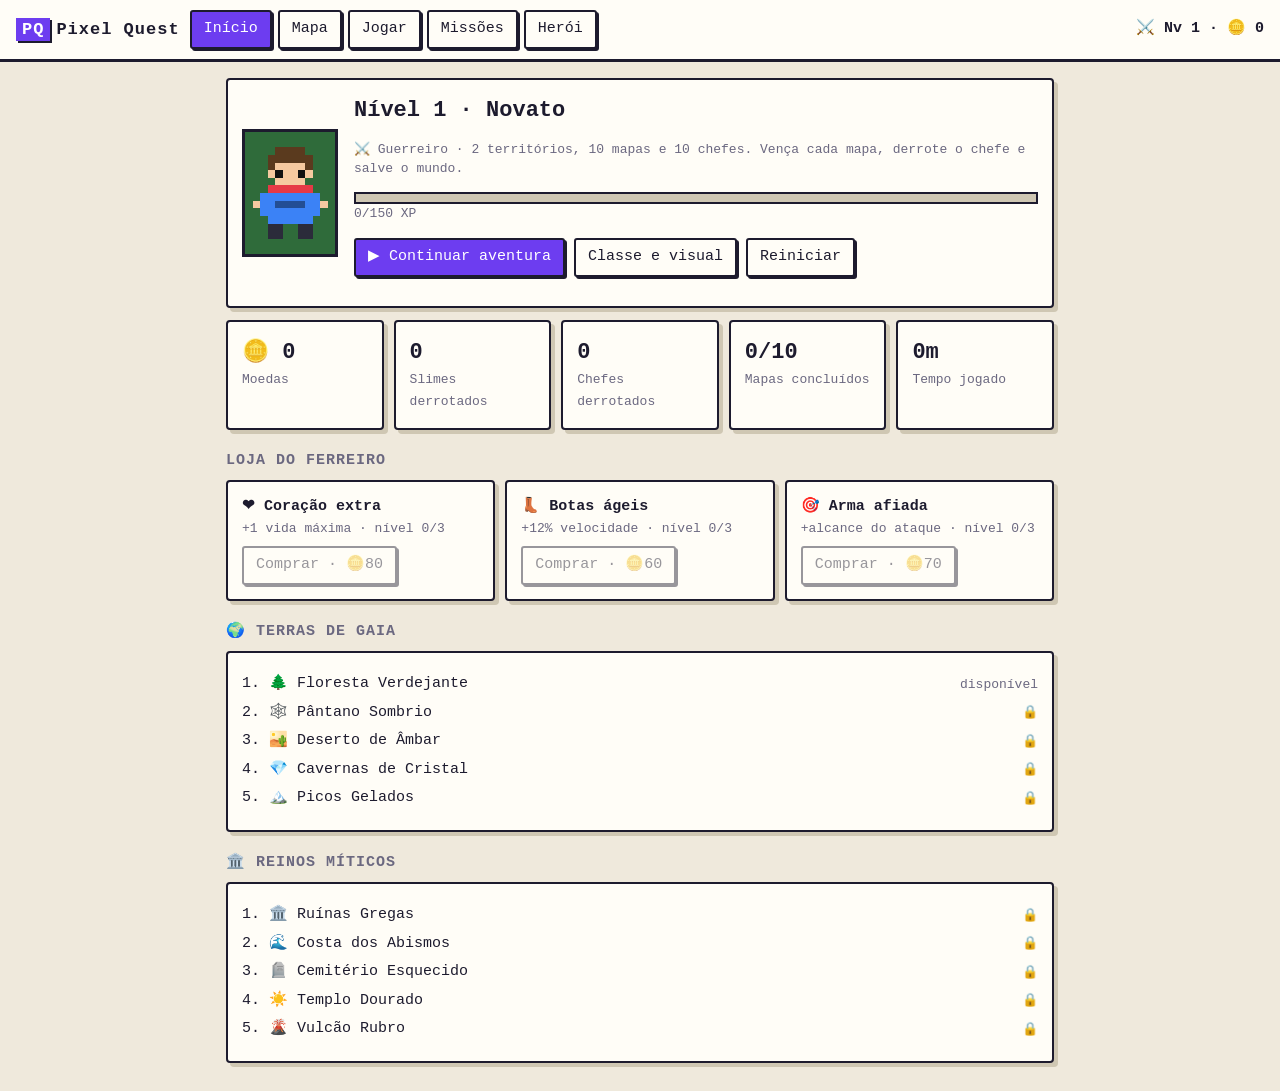
<file: index.html>
<!doctype html>
<html lang="pt-BR"><head><meta charset="utf-8">
<meta name="viewport" content="width=device-width, initial-scale=1, viewport-fit=cover">
<meta name="description" content="Pixel Quest: aventura em pixel art com 2 territórios, 10 mapas, 10 chefes e 4 classes.">
<title>Pixel Quest</title>
<link rel="icon" href="favicon.svg" type="image/svg+xml">
<link rel="stylesheet" href="css/style.css">
</head><body>
<header><div class="logo"><b>PQ</b>Pixel Quest</div>
<nav id="nav"><button data-v="dash">Início</button><button data-v="mapa">Mapa</button><button data-v="jogar">Jogar</button><button data-v="miss">Missões</button><button data-v="skin">Herói</button></nav><span class="chip" id="chip"></span></header>
<main>
<section class="v" id="dash"></section>
<section class="v" id="mapa"></section>
<section class="v" id="jogar"><h1 id="gt">Jogar</h1><p class="mu" id="obj"></p>
<div class="stage"><canvas id="cv" width="640" height="384"></canvas><div id="ov"></div></div>
<div class="pad"><div class="dp"><span></span><button data-k="ArrowUp">▲</button><span></span><button data-k="ArrowLeft">◀</button><button data-k="ArrowDown">▼</button><button data-k="ArrowRight">▶</button></div><button data-k=" " class="pri" style="width:90px">⚔ Atacar</button></div>
<p class="mu">Setas/WASD movem · Espaço usa a arma da classe · P pausa. Pegue ❤ para curar e 🧪 para correr mais.</p></section>
<section class="v" id="miss"></section><section class="v" id="skin"></section>
</main><div id="toast"></div>
<script src="js/data.js"></script>
<script src="js/state.js"></script>
<script src="js/sprites.js"></script>
<script src="js/map.js"></script>
<script src="js/ui.js"></script>
<script src="js/game.js"></script>
<script src="js/main.js"></script>
</body></html>
</file>
<file: css/style.css>
:root{--bg:#efe9dc;--sf:#fffdf7;--tx:#1d1b2e;--mu:#6b6880;--ac:#6d3df0;--bd:#cfc7b3;--ok:#1f9d55;--gd:#f2b705;box-sizing:border-box;padding-top:env(safe-area-inset-top,0px);padding-bottom:env(safe-area-inset-bottom,0px)}
@media (prefers-color-scheme:dark){:root:not([data-theme="light"]){--bg:#110f24;--sf:#1c1938;--tx:#f0eefc;--mu:#a29fc0;--ac:#9b7bff;--bd:#38336a;--ok:#4ade80}}
:root[data-theme="dark"]{--bg:#110f24;--sf:#1c1938;--tx:#f0eefc;--mu:#a29fc0;--ac:#9b7bff;--bd:#38336a;--ok:#4ade80}
*{box-sizing:border-box}html{scroll-padding-top:env(safe-area-inset-top,0px)}
body{margin:0;background:var(--bg);color:var(--tx);font:15px/1.5 ui-monospace,Menlo,Consolas,monospace;min-height:100vh}
body::before{content:"";position:fixed;inset:0 0 auto;height:env(safe-area-inset-top,0px);z-index:10;background:var(--sf)}
header{position:sticky;top:env(safe-area-inset-top,0px);z-index:5;display:flex;align-items:center;gap:10px;flex-wrap:wrap;padding:10px 16px;background:var(--sf);border-bottom:3px solid var(--tx)}
.logo{font-weight:900;letter-spacing:1px;font-size:17px}.logo b{background:var(--ac);color:#fff;padding:2px 6px;margin-right:6px;box-shadow:2px 2px 0 var(--tx)}
nav{display:flex;gap:6px;flex-wrap:wrap;flex:1}.chip{margin-left:auto;font-weight:700}
button{font:inherit;cursor:pointer;border:2px solid var(--tx);background:var(--sf);color:var(--tx);padding:6px 12px;border-radius:3px;box-shadow:2px 2px 0 var(--tx)}
button:active{transform:translate(2px,2px);box-shadow:none}button:disabled{opacity:.45;cursor:default}
nav button.on,.pri{background:var(--ac);color:#fff}
main{max-width:860px;margin:0 auto;padding:16px}
h1{font-size:22px;margin:4px 0 12px}h2{font-size:15px;margin:20px 0 8px;text-transform:uppercase;letter-spacing:1px;color:var(--mu)}
.card{background:var(--sf);border:2px solid var(--tx);border-radius:4px;padding:14px;margin-bottom:12px;box-shadow:4px 4px 0 var(--bd)}
.grid{display:grid;grid-template-columns:repeat(auto-fit,minmax(130px,1fr));gap:10px}.grid .card{margin:0}
.stat b{display:block;font-size:22px}.mu{color:var(--mu);font-size:13px}
.bar{height:12px;background:var(--bd);border:2px solid var(--tx);overflow:hidden}.bar i{display:block;height:100%;background:var(--ac)}
.row{display:flex;justify-content:space-between;gap:8px;align-items:center;margin:6px 0}
.hero{display:flex;gap:16px;align-items:center;flex-wrap:wrap}.hero canvas{width:96px;height:128px;background:#2f6b3a;border:3px solid var(--tx);image-rendering:pixelated}.hero>div{flex:1;min-width:200px}
.q{display:flex;gap:10px;align-items:center;padding:10px 0;border-bottom:1px dashed var(--bd)}.q:last-child{border:0}
.q .ck{width:22px;height:22px;border:2px solid var(--tx);display:grid;place-items:center;flex:none}
.q.d .ck{background:var(--ok);color:#fff}.q.d .t{text-decoration:line-through;color:var(--mu)}.q .t{flex:1}
.mc{width:100%;height:auto;display:block;image-rendering:pixelated;border:3px solid var(--tx);cursor:pointer;aspect-ratio:2/1}
.chips{display:flex;gap:6px;flex-wrap:wrap;margin:10px 0}.chips button.on{background:var(--gd);color:#000}
.stage{position:relative}
#cv{width:100%;height:auto;display:block;border:3px solid var(--tx);image-rendering:pixelated;touch-action:none;background:#000}
#ov{position:absolute;inset:0;display:none;place-items:center;text-align:center;background:rgba(10,8,25,.8);color:#fff}
#ov.on{display:grid}#ov div{padding:16px}#ov button{margin:4px;color:var(--tx)}#ov .pri{color:#fff}
.pad{display:flex;justify-content:space-between;align-items:center;margin-top:12px;user-select:none;-webkit-user-select:none}
.pad button{width:52px;height:52px;padding:0;font-size:20px;touch-action:none}
.dp{display:grid;grid-template-columns:repeat(3,52px);gap:4px}
#toast{position:fixed;left:50%;bottom:calc(20px + env(safe-area-inset-bottom,0px));transform:translateX(-50%);background:var(--ac);color:#fff;padding:8px 14px;border:2px solid #000;display:none;z-index:20;max-width:90vw}
.v{display:none}.v.on{display:block}input[type=color]{width:56px;height:34px;border:2px solid var(--tx);padding:0;background:none;cursor:pointer}
</file>
